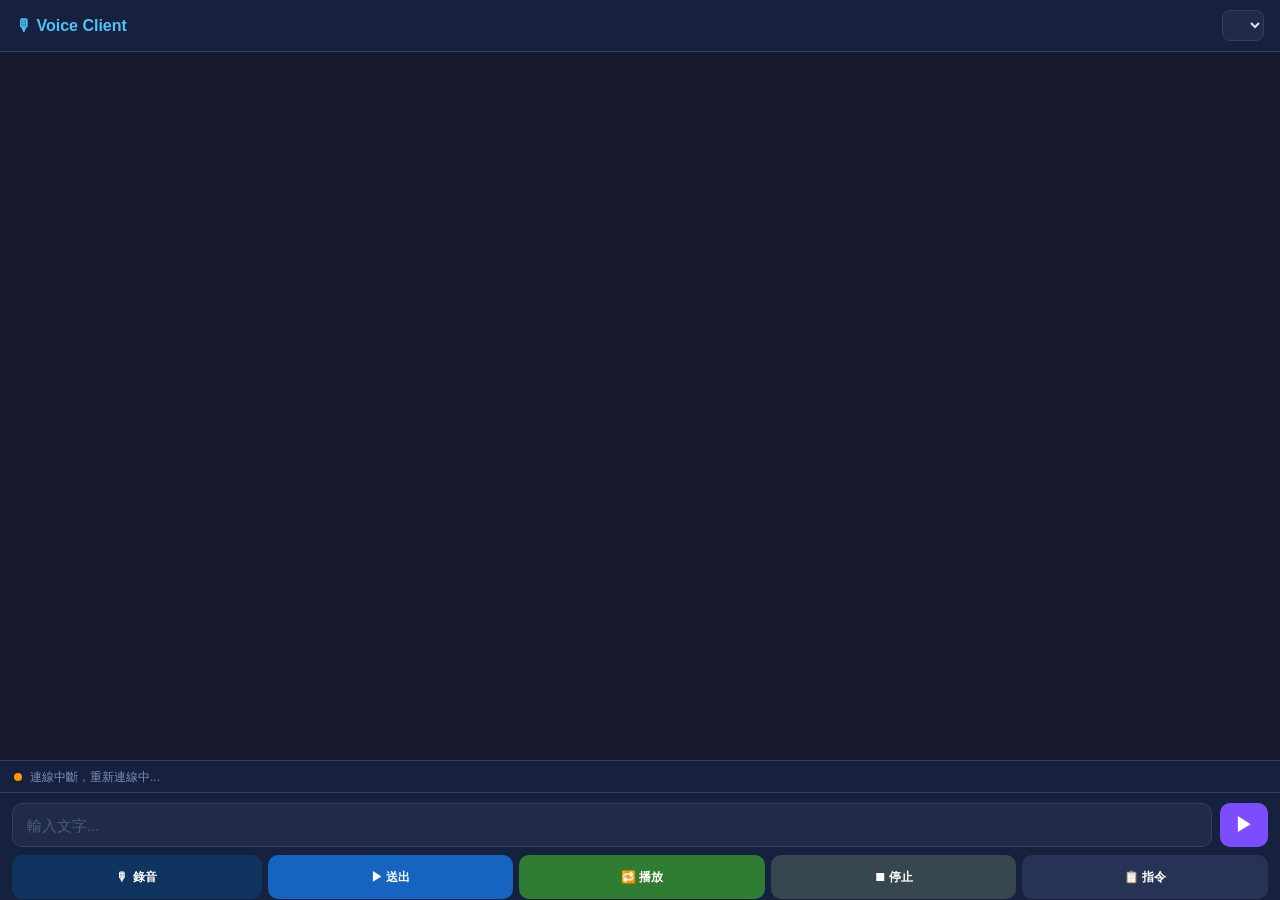
<file: static/index.html>
<!DOCTYPE html>
<html lang="zh-TW">
<head>
  <meta charset="UTF-8">
  <meta name="viewport" content="width=device-width, initial-scale=1.0, user-scalable=no">
  <meta name="apple-mobile-web-app-capable" content="yes">
  <meta name="apple-mobile-web-app-status-bar-style" content="black-translucent">
  <title>Voice Client</title>
  <link rel="stylesheet" href="/static/style.css">
</head>
<body>

  <!-- Header -->
  <header class="app-header">
    <span class="app-title">🎙 Voice Client</span>
    <select id="session-select" class="session-select" onchange="onSessionChange(this)"></select>
  </header>

  <!-- Messages (scrollable) -->
  <main id="messages" class="messages"></main>

  <!-- Status bar -->
  <div id="status-bar" class="status-bar">
    <span id="status-dot" class="status-dot"></span>
    <span id="status-text">連線中...</span>
  </div>

  <!-- Input area (fixed bottom) -->
  <footer class="input-area">
    <div class="text-row">
      <input type="text" id="text-input" class="text-input"
             placeholder="輸入文字..."
             autocomplete="off" autocorrect="off" autocapitalize="off"
             onkeydown="onInputKeydown(event)">
      <button class="btn btn-send" onclick="sendText()">▶</button>
    </div>
    <div class="action-row">
      <button id="record-btn" class="btn btn-record" onclick="toggleRecord()">
        <span id="record-icon">🎙</span>
        <span id="record-label">錄音</span>
      </button>
      <button class="btn btn-send-buf" onclick="sendCmd('/send')">▶ 送出</button>
      <button class="btn btn-play-last" onclick="playLastResponse()">🔁 播放</button>
      <button class="btn btn-stop" onclick="stopTTS()">⏹ 停止</button>
      <button class="btn btn-panel" onclick="togglePanel()">📋 指令</button>
    </div>
  </footer>

  <!-- Command panel overlay -->
  <div id="panel-overlay" class="panel-overlay" onclick="closePanel()"></div>

  <!-- Command panel (slide-up) -->
  <div id="cmd-panel" class="cmd-panel">
    <div class="panel-header">
      <span>指令面板</span>
      <button class="panel-close" onclick="closePanel()">✕</button>
    </div>
    <div class="panel-body">

      <div class="panel-section">
        <div class="panel-label">暫存區操作</div>
        <div class="panel-buttons">
          <button onclick="sendCmd('/show')">顯示暫存區</button>
          <button onclick="sendCmd('/send')">送出暫存區</button>
          <button onclick="sendCmd('/concat')">壓縮合併</button>
          <button onclick="sendCmd('/to_top')">置頂末筆</button>
          <button onclick="promptCmd('/export', '匯出檔名:')">匯出</button>
          <button onclick="promptCmd('/import', '匯入檔名:')">匯入</button>
          <button onclick="sendCmd('/clear', ['buffer'])">清除暫存</button>
        </div>
      </div>

      <div class="panel-section">
        <div class="panel-label">對話管理</div>
        <div class="panel-buttons">
          <button onclick="promptCmd('/new', '新對話名稱:')">新建對話</button>
          <button onclick="sendCmd('/list')">對話列表</button>
          <button onclick="sendCmd('/history')">歷史紀錄</button>
          <button onclick="promptCmd('/save', '儲存檔名 (空白用預設):')">儲存</button>
          <button onclick="promptCmd('/load', '載入檔名:')">載入</button>
          <button onclick="promptRename()">重新命名</button>
          <button onclick="promptCmd('/delete', '刪除對話名稱:')">刪除</button>
        </div>
      </div>

      <div class="panel-section">
        <div class="panel-label">其他</div>
        <div class="panel-buttons">
          <button onclick="sendCmd('/clear')">清除畫面</button>
          <button onclick="sendCmd('/help')">說明</button>
        </div>
      </div>

    </div>
  </div>

  <script src="/static/app.js"></script>
</body>
</html>
</file>
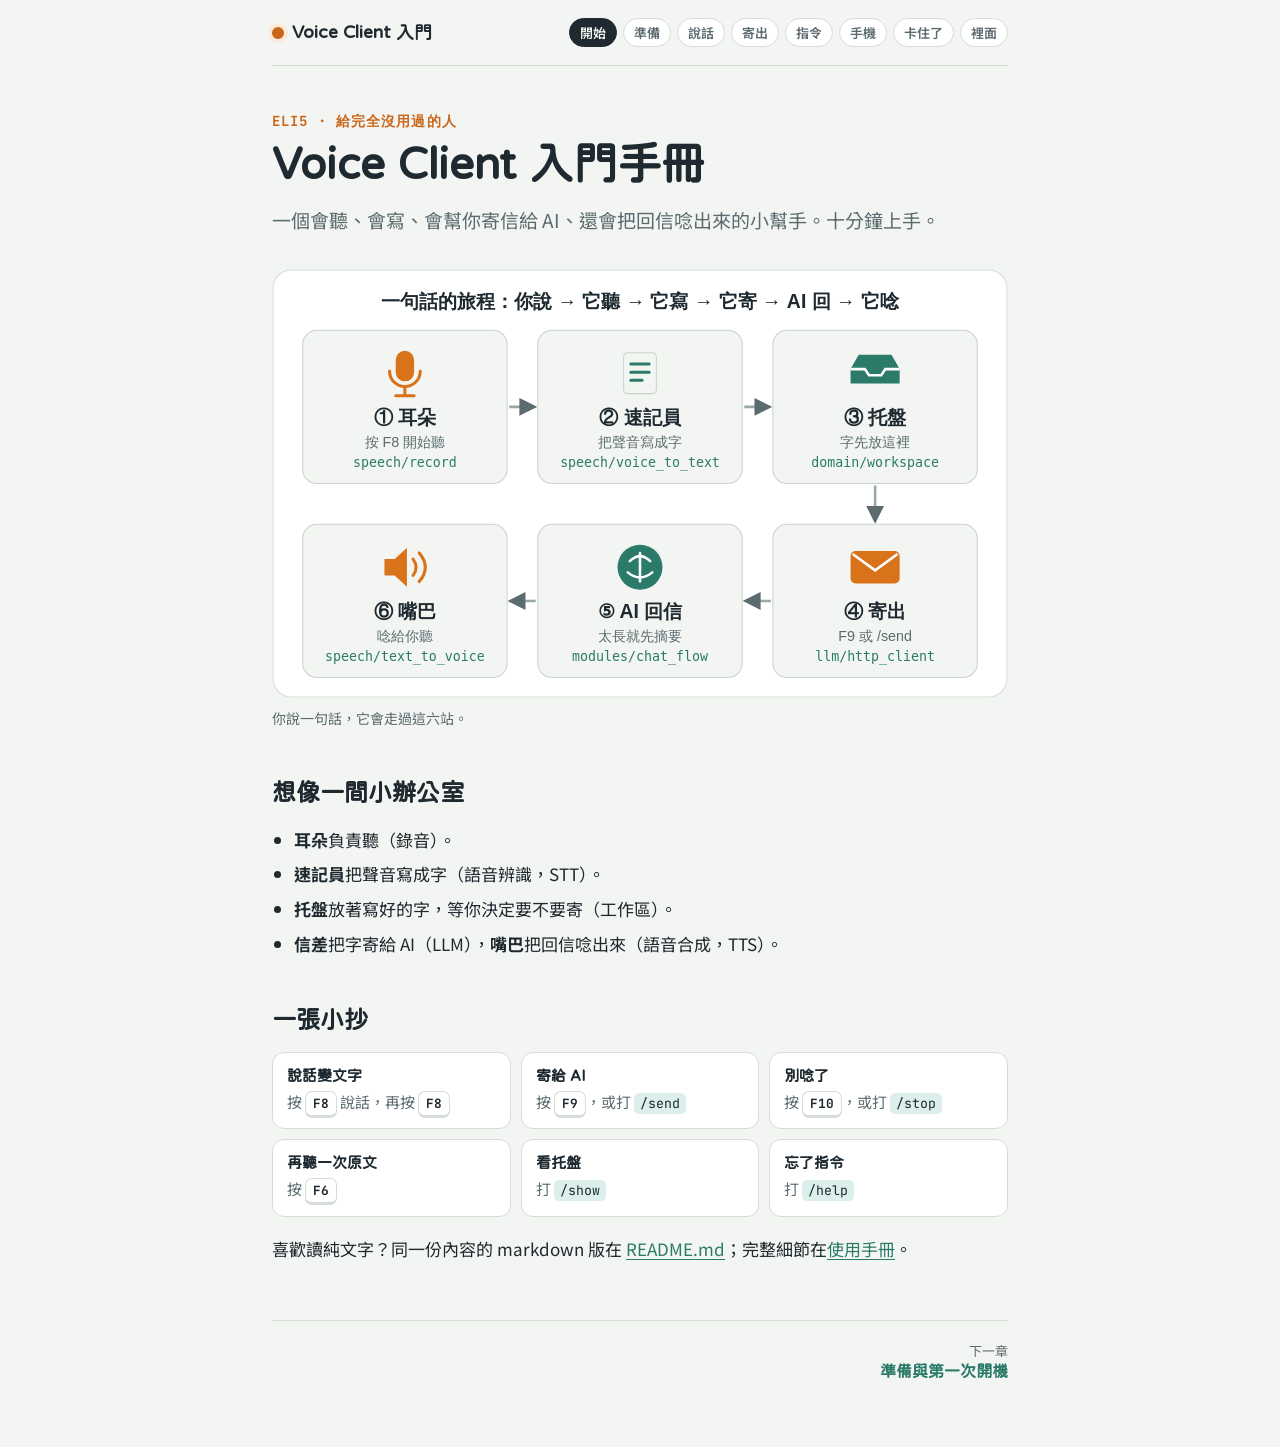
<file: docs/tutorial/index.html>
<!doctype html>
<html lang="zh-Hant">
<head>
<meta charset="utf-8">
<meta name="viewport" content="width=device-width, initial-scale=1, viewport-fit=cover">
<title>Voice Client 入門手冊</title>
<link rel="preconnect" href="https://fonts.googleapis.com">
<link rel="stylesheet" href="https://fonts.googleapis.com/css2?family=Huninn&family=Noto+Sans+TC:wght@400;600;700&family=JetBrains+Mono:wght@400;700&display=swap">
<link rel="stylesheet" href="style.css">
</head>
<body>
<div class="wrap">
<header class="top"><a class="brand" href="index.html">Voice Client 入門</a><nav class="toc" aria-label="章節"><a href="index.html" aria-current="page">開始</a><a href="setup.html">準備</a><a href="talk.html">說話</a><a href="ai.html">寄出</a><a href="commands.html">指令</a><a href="mobile.html">手機</a><a href="help.html">卡住了</a><a href="inside.html">裡面</a></nav></header>
<main>
<section class="ch"><div class="no">ELI5 · 給完全沒用過的人</div><h1>Voice Client 入門手冊</h1><p class="lede">一個會聽、會寫、會幫你寄信給 AI、還會把回信唸出來的小幫手。十分鐘上手。</p></section>
<figure><img src="img/overview.svg" alt="一句話的旅程：耳朵、速記員、托盤、寄出、AI 回信、嘴巴" width="720"><figcaption>你說一句話，它會走過這六站。</figcaption></figure>
<h2>想像一間小辦公室</h2>
<ul>
<li><b>耳朵</b>負責聽（錄音）。</li>
<li><b>速記員</b>把聲音寫成字（語音辨識，STT）。</li>
<li><b>托盤</b>放著寫好的字，等你決定要不要寄（工作區）。</li>
<li><b>信差</b>把字寄給 AI（LLM），<b>嘴巴</b>把回信唸出來（語音合成，TTS）。</li>
</ul>
<h2>一張小抄</h2>
<div class="cheat">
<div><b>說話變文字</b><span>按 <kbd>F8</kbd> 說話，再按 <kbd>F8</kbd></span></div>
<div><b>寄給 AI</b><span>按 <kbd>F9</kbd>，或打 <code>/send</code></span></div>
<div><b>別唸了</b><span>按 <kbd>F10</kbd>，或打 <code>/stop</code></span></div>
<div><b>再聽一次原文</b><span>按 <kbd>F6</kbd></span></div>
<div><b>看托盤</b><span>打 <code>/show</code></span></div>
<div><b>忘了指令</b><span>打 <code>/help</code></span></div>
</div>
<p>喜歡讀純文字？同一份內容的 markdown 版在 <a href="README.md">README.md</a>；完整細節在<a href="../user_manual.md">使用手冊</a>。</p>
</main>
<nav class="pager"><a class="next" href="setup.html"><span>下一章</span>準備與第一次開機</a></nav>
</div>
</body>
</html>
</file>
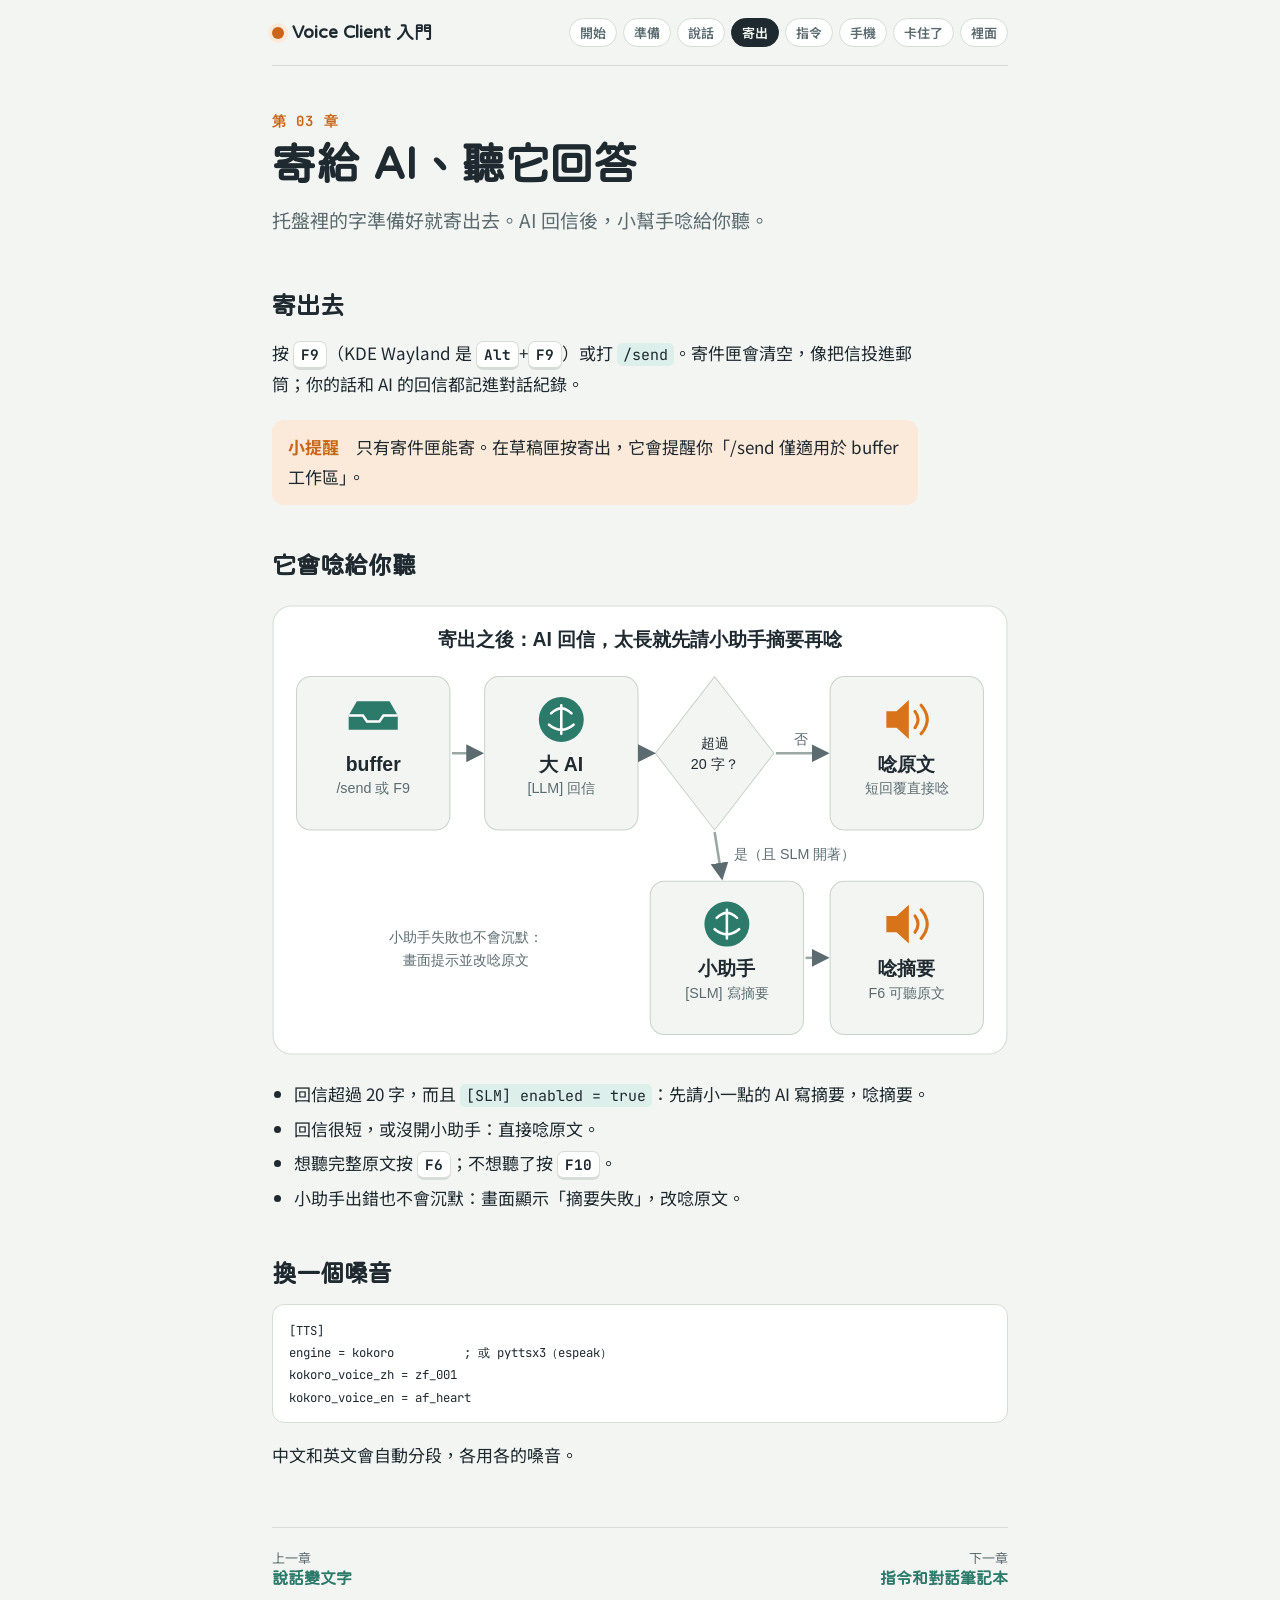
<file: docs/tutorial/ai.html>
<!doctype html>
<html lang="zh-Hant">
<head>
<meta charset="utf-8">
<meta name="viewport" content="width=device-width, initial-scale=1, viewport-fit=cover">
<title>寄給 AI、聽它回答｜Voice Client 入門</title>
<link rel="preconnect" href="https://fonts.googleapis.com">
<link rel="stylesheet" href="https://fonts.googleapis.com/css2?family=Huninn&family=Noto+Sans+TC:wght@400;600;700&family=JetBrains+Mono:wght@400;700&display=swap">
<link rel="stylesheet" href="style.css">
</head>
<body>
<div class="wrap">
<header class="top"><a class="brand" href="index.html">Voice Client 入門</a><nav class="toc" aria-label="章節"><a href="index.html">開始</a><a href="setup.html">準備</a><a href="talk.html">說話</a><a href="ai.html" aria-current="page">寄出</a><a href="commands.html">指令</a><a href="mobile.html">手機</a><a href="help.html">卡住了</a><a href="inside.html">裡面</a></nav></header>
<main>
<section class="ch"><div class="no">第 03 章</div><h1>寄給 AI、聽它回答</h1><p class="lede">托盤裡的字準備好就寄出去。AI 回信後，小幫手唸給你聽。</p></section>
<h2>寄出去</h2>
<p>按 <kbd>F9</kbd>（KDE Wayland 是 <kbd>Alt</kbd>+<kbd>F9</kbd>）或打 <code>/send</code>。寄件匣會清空，像把信投進郵筒；你的話和 AI 的回信都記進對話紀錄。</p>
<p class="tip"><strong>小提醒</strong>　只有寄件匣能寄。在草稿匣按寄出，它會提醒你「/send 僅適用於 buffer 工作區」。</p>
<h2>它會唸給你聽</h2>
<figure><img src="img/send.svg" alt="寄出後 AI 回信；超過 20 字且開了小助手就先摘要再唸，F6 可聽原文" width="720"></figure>
<ul>
<li>回信超過 20 字，而且 <code>[SLM] enabled = true</code>：先請小一點的 AI 寫摘要，唸摘要。</li>
<li>回信很短，或沒開小助手：直接唸原文。</li>
<li>想聽完整原文按 <kbd>F6</kbd>；不想聽了按 <kbd>F10</kbd>。</li>
<li>小助手出錯也不會沉默：畫面顯示「摘要失敗」，改唸原文。</li>
</ul>
<h2>換一個嗓音</h2>
<pre><code>[TTS]
engine = kokoro          ; 或 pyttsx3（espeak）
kokoro_voice_zh = zf_001
kokoro_voice_en = af_heart</code></pre>
<p>中文和英文會自動分段，各用各的嗓音。</p>
</main>
<nav class="pager"><a href="talk.html"><span>上一章</span>說話變文字</a><a class="next" href="commands.html"><span>下一章</span>指令和對話筆記本</a></nav>
</div>
</body>
</html>
</file>
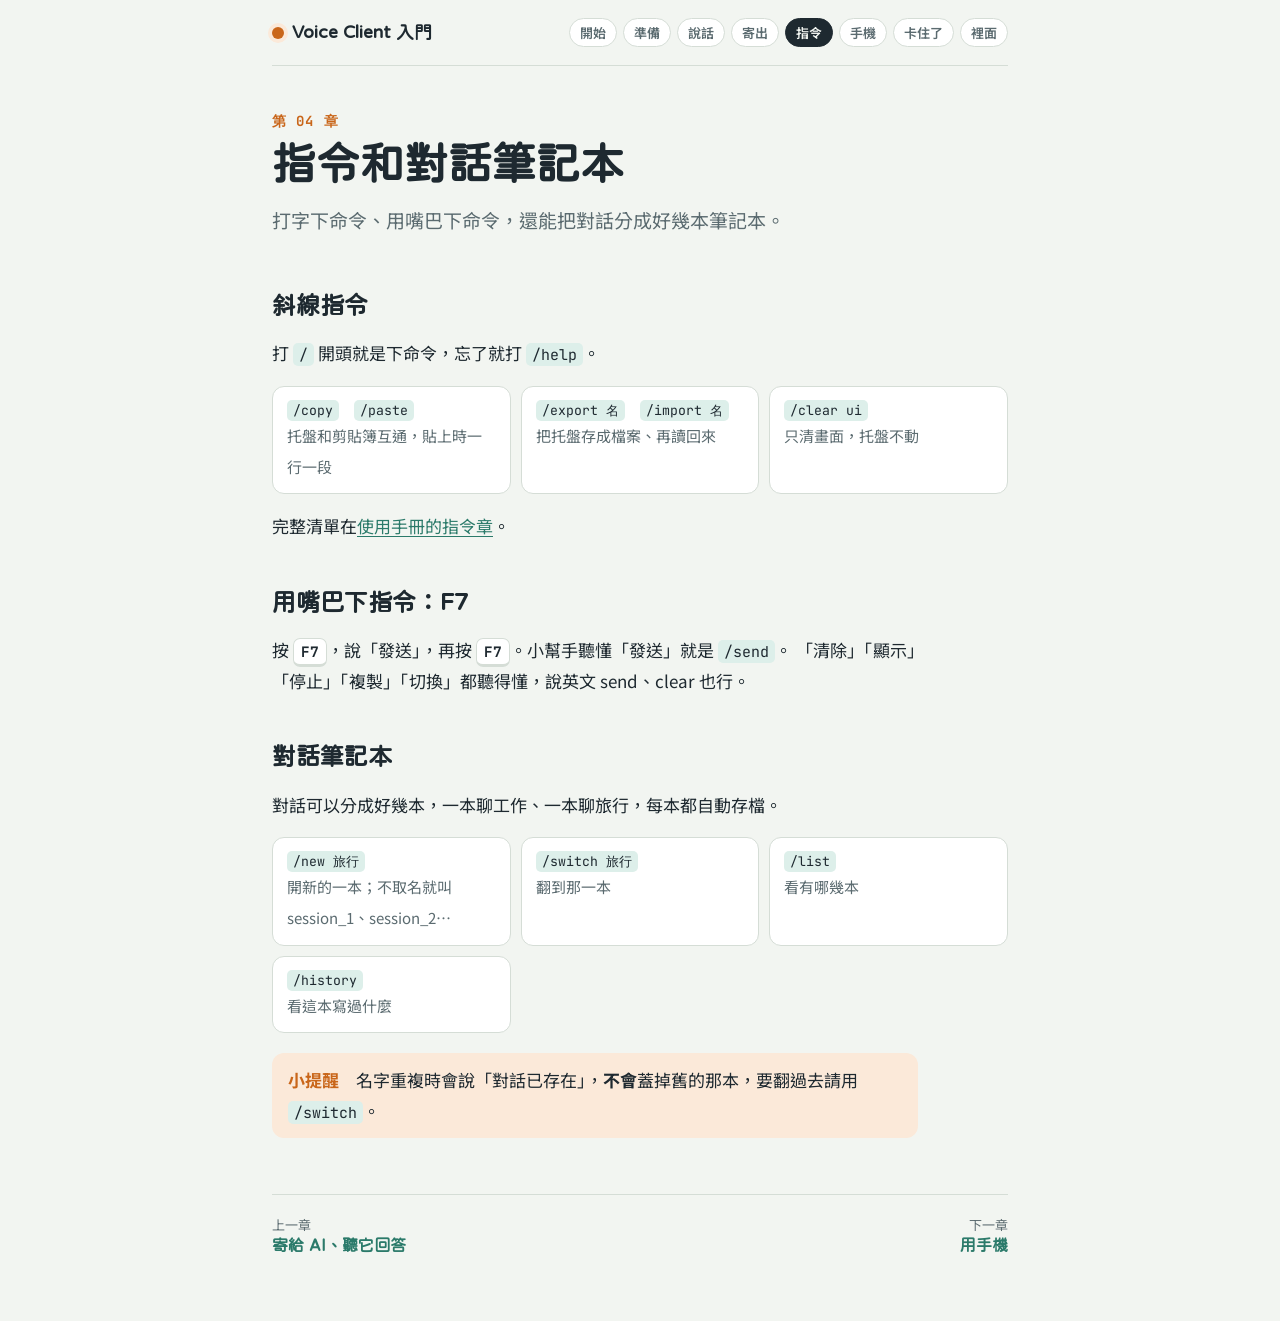
<file: docs/tutorial/commands.html>
<!doctype html>
<html lang="zh-Hant">
<head>
<meta charset="utf-8">
<meta name="viewport" content="width=device-width, initial-scale=1, viewport-fit=cover">
<title>指令和對話筆記本｜Voice Client 入門</title>
<link rel="preconnect" href="https://fonts.googleapis.com">
<link rel="stylesheet" href="https://fonts.googleapis.com/css2?family=Huninn&family=Noto+Sans+TC:wght@400;600;700&family=JetBrains+Mono:wght@400;700&display=swap">
<link rel="stylesheet" href="style.css">
</head>
<body>
<div class="wrap">
<header class="top"><a class="brand" href="index.html">Voice Client 入門</a><nav class="toc" aria-label="章節"><a href="index.html">開始</a><a href="setup.html">準備</a><a href="talk.html">說話</a><a href="ai.html">寄出</a><a href="commands.html" aria-current="page">指令</a><a href="mobile.html">手機</a><a href="help.html">卡住了</a><a href="inside.html">裡面</a></nav></header>
<main>
<section class="ch"><div class="no">第 04 章</div><h1>指令和對話筆記本</h1><p class="lede">打字下命令、用嘴巴下命令，還能把對話分成好幾本筆記本。</p></section>
<h2>斜線指令</h2>
<p>打 <code>/</code> 開頭就是下命令，忘了就打 <code>/help</code>。</p>
<div class="cheat">
<div><b><code>/copy</code>　<code>/paste</code></b><span>托盤和剪貼簿互通，貼上時一行一段</span></div>
<div><b><code>/export 名</code>　<code>/import 名</code></b><span>把托盤存成檔案、再讀回來</span></div>
<div><b><code>/clear ui</code></b><span>只清畫面，托盤不動</span></div>
</div>
<p>完整清單在<a href="../user_manual/commands.md">使用手冊的指令章</a>。</p>
<h2>用嘴巴下指令：F7</h2>
<p>按 <kbd>F7</kbd>，說「發送」，再按 <kbd>F7</kbd>。小幫手聽懂「發送」就是 <code>/send</code>。
「清除」「顯示」「停止」「複製」「切換」都聽得懂，說英文 send、clear 也行。</p>
<h2>對話筆記本</h2>
<p>對話可以分成好幾本，一本聊工作、一本聊旅行，每本都自動存檔。</p>
<div class="cheat">
<div><b><code>/new 旅行</code></b><span>開新的一本；不取名就叫 session_1、session_2…</span></div>
<div><b><code>/switch 旅行</code></b><span>翻到那一本</span></div>
<div><b><code>/list</code></b><span>看有哪幾本</span></div>
<div><b><code>/history</code></b><span>看這本寫過什麼</span></div>
</div>
<p class="tip"><strong>小提醒</strong>　名字重複時會說「對話已存在」，<b>不會</b>蓋掉舊的那本，要翻過去請用 <code>/switch</code>。</p>
</main>
<nav class="pager"><a href="ai.html"><span>上一章</span>寄給 AI、聽它回答</a><a class="next" href="mobile.html"><span>下一章</span>用手機</a></nav>
</div>
</body>
</html>
</file>
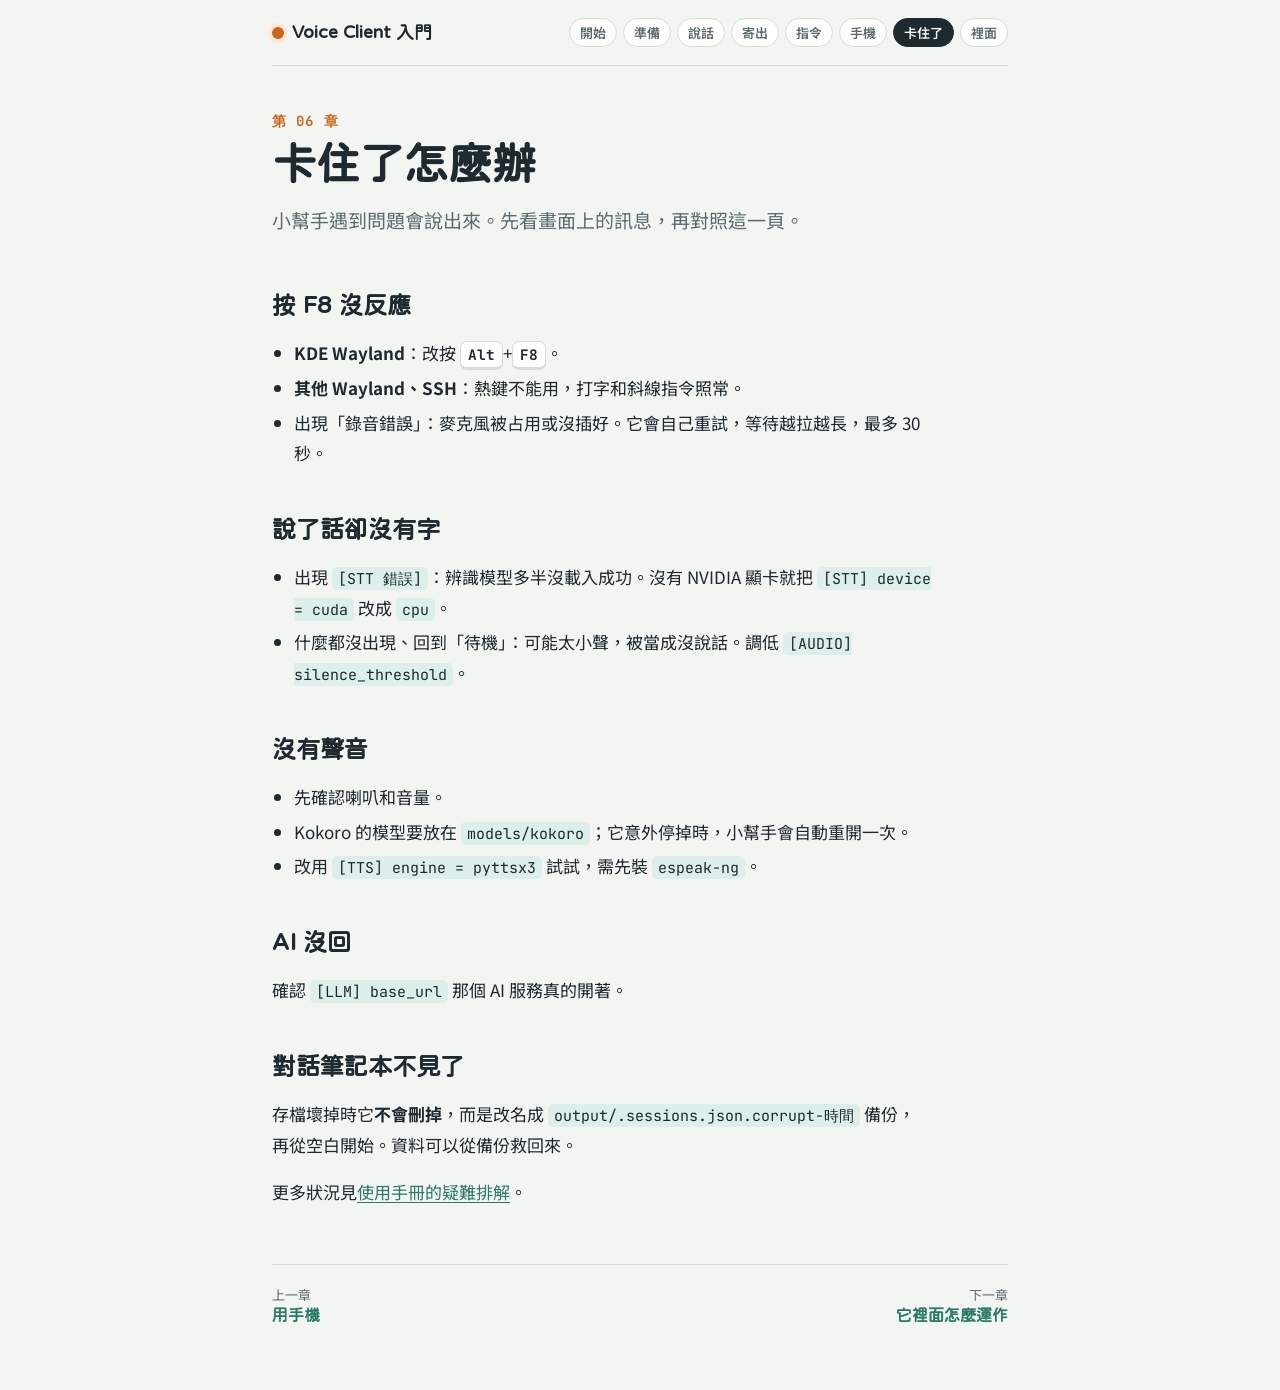
<file: docs/tutorial/help.html>
<!doctype html>
<html lang="zh-Hant">
<head>
<meta charset="utf-8">
<meta name="viewport" content="width=device-width, initial-scale=1, viewport-fit=cover">
<title>卡住了怎麼辦｜Voice Client 入門</title>
<link rel="preconnect" href="https://fonts.googleapis.com">
<link rel="stylesheet" href="https://fonts.googleapis.com/css2?family=Huninn&family=Noto+Sans+TC:wght@400;600;700&family=JetBrains+Mono:wght@400;700&display=swap">
<link rel="stylesheet" href="style.css">
</head>
<body>
<div class="wrap">
<header class="top"><a class="brand" href="index.html">Voice Client 入門</a><nav class="toc" aria-label="章節"><a href="index.html">開始</a><a href="setup.html">準備</a><a href="talk.html">說話</a><a href="ai.html">寄出</a><a href="commands.html">指令</a><a href="mobile.html">手機</a><a href="help.html" aria-current="page">卡住了</a><a href="inside.html">裡面</a></nav></header>
<main>
<section class="ch"><div class="no">第 06 章</div><h1>卡住了怎麼辦</h1><p class="lede">小幫手遇到問題會說出來。先看畫面上的訊息，再對照這一頁。</p></section>
<h2>按 F8 沒反應</h2>
<ul>
<li><b>KDE Wayland</b>：改按 <kbd>Alt</kbd>+<kbd>F8</kbd>。</li>
<li><b>其他 Wayland、SSH</b>：熱鍵不能用，打字和斜線指令照常。</li>
<li>出現「錄音錯誤」：麥克風被占用或沒插好。它會自己重試，等待越拉越長，最多 30 秒。</li>
</ul>
<h2>說了話卻沒有字</h2>
<ul>
<li>出現 <code>[STT 錯誤]</code>：辨識模型多半沒載入成功。沒有 NVIDIA 顯卡就把 <code>[STT] device = cuda</code> 改成 <code>cpu</code>。</li>
<li>什麼都沒出現、回到「待機」：可能太小聲，被當成沒說話。調低 <code>[AUDIO] silence_threshold</code>。</li>
</ul>
<h2>沒有聲音</h2>
<ul>
<li>先確認喇叭和音量。</li>
<li>Kokoro 的模型要放在 <code>models/kokoro</code>；它意外停掉時，小幫手會自動重開一次。</li>
<li>改用 <code>[TTS] engine = pyttsx3</code> 試試，需先裝 <code>espeak-ng</code>。</li>
</ul>
<h2>AI 沒回</h2>
<p>確認 <code>[LLM] base_url</code> 那個 AI 服務真的開著。</p>
<h2>對話筆記本不見了</h2>
<p>存檔壞掉時它<b>不會刪掉</b>，而是改名成 <code>output/.sessions.json.corrupt-時間</code> 備份，再從空白開始。資料可以從備份救回來。</p>
<p>更多狀況見<a href="../user_manual/troubleshooting.md">使用手冊的疑難排解</a>。</p>
</main>
<nav class="pager"><a href="mobile.html"><span>上一章</span>用手機</a><a class="next" href="inside.html"><span>下一章</span>它裡面怎麼運作</a></nav>
</div>
</body>
</html>
</file>
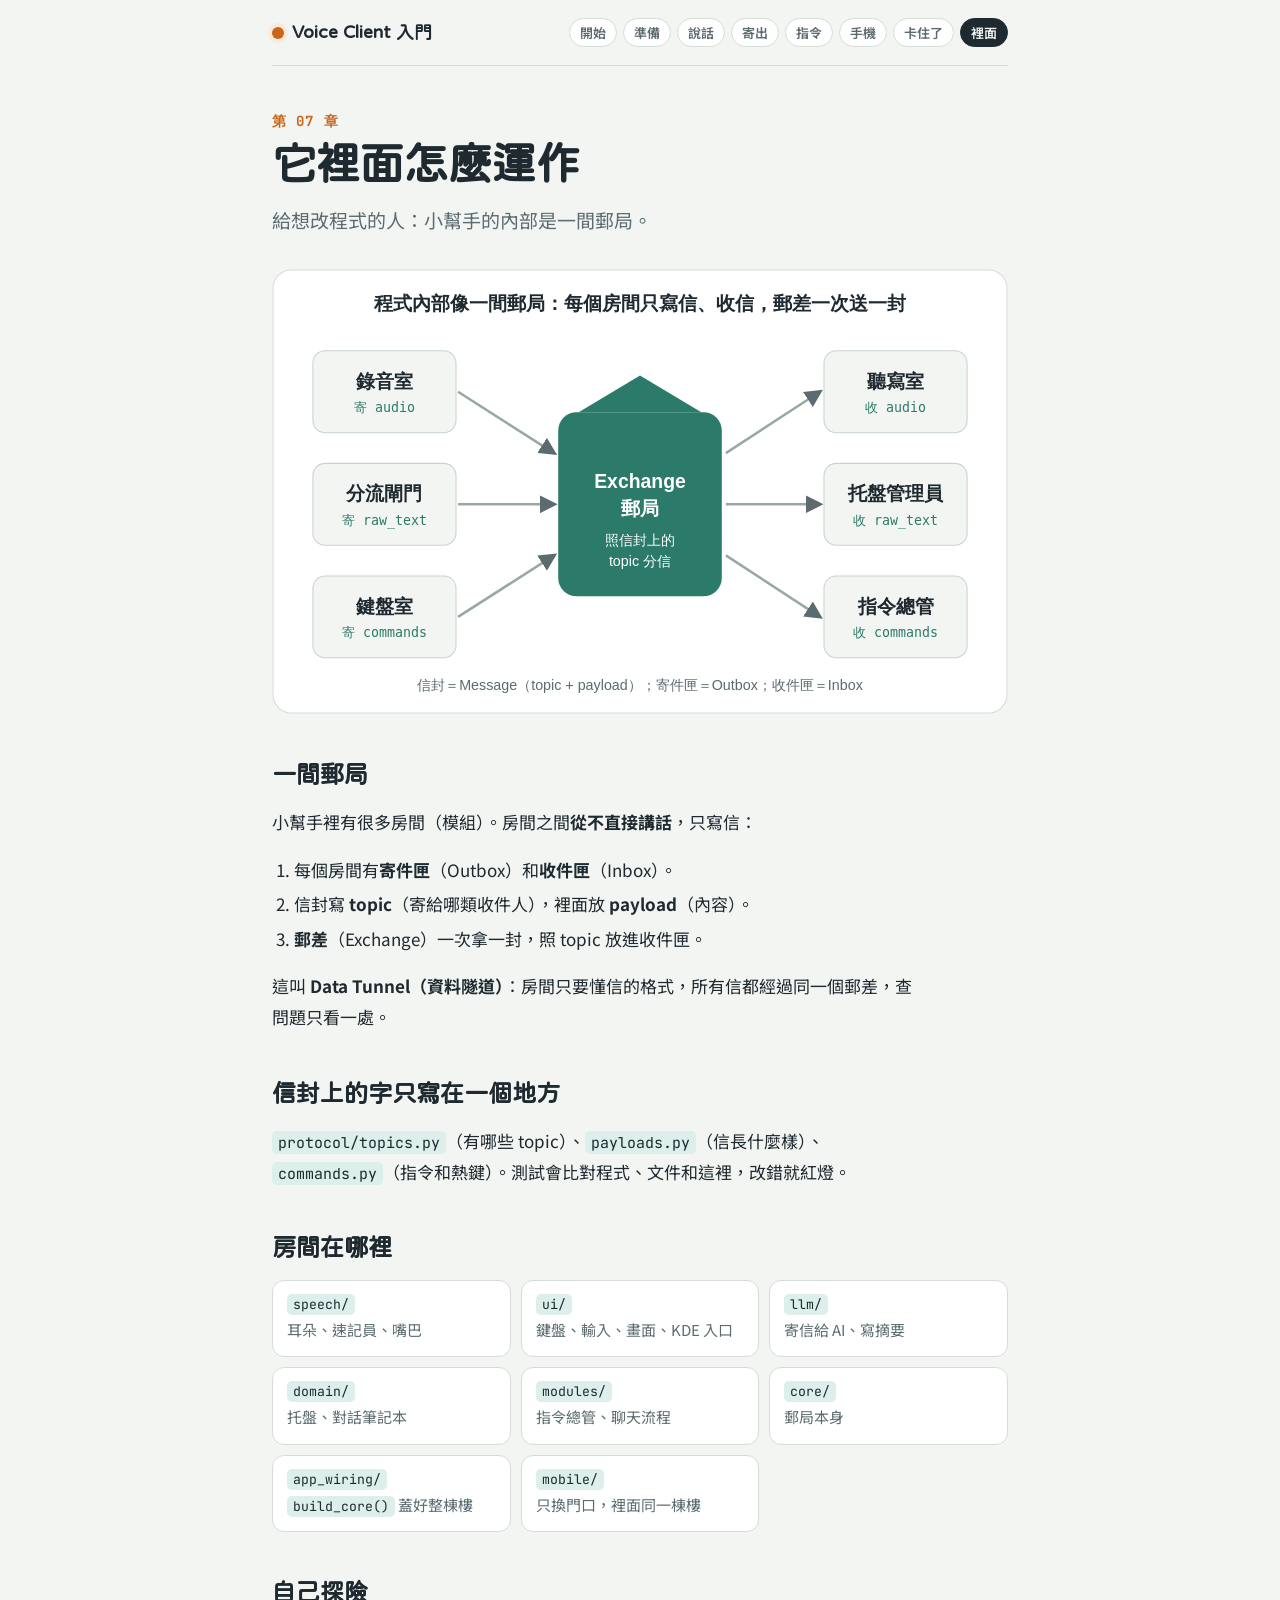
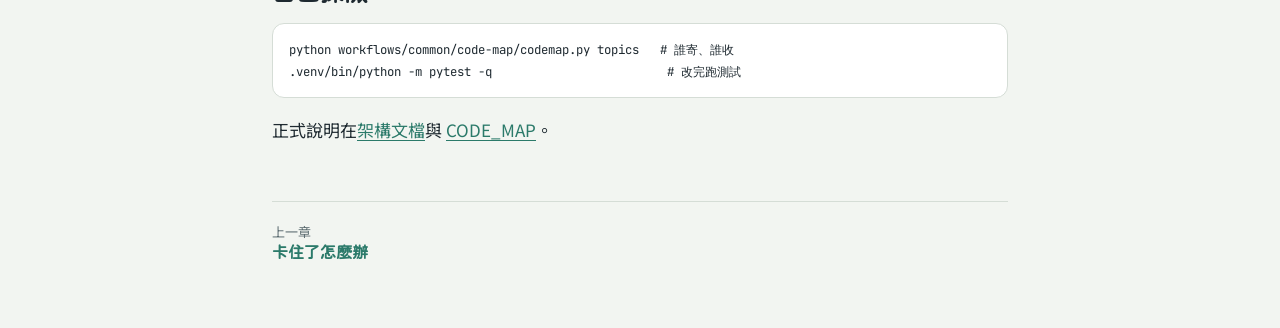
<file: docs/tutorial/inside.html>
<!doctype html>
<html lang="zh-Hant">
<head>
<meta charset="utf-8">
<meta name="viewport" content="width=device-width, initial-scale=1, viewport-fit=cover">
<title>它裡面怎麼運作｜Voice Client 入門</title>
<link rel="preconnect" href="https://fonts.googleapis.com">
<link rel="stylesheet" href="https://fonts.googleapis.com/css2?family=Huninn&family=Noto+Sans+TC:wght@400;600;700&family=JetBrains+Mono:wght@400;700&display=swap">
<link rel="stylesheet" href="style.css">
</head>
<body>
<div class="wrap">
<header class="top"><a class="brand" href="index.html">Voice Client 入門</a><nav class="toc" aria-label="章節"><a href="index.html">開始</a><a href="setup.html">準備</a><a href="talk.html">說話</a><a href="ai.html">寄出</a><a href="commands.html">指令</a><a href="mobile.html">手機</a><a href="help.html">卡住了</a><a href="inside.html" aria-current="page">裡面</a></nav></header>
<main>
<section class="ch"><div class="no">第 07 章</div><h1>它裡面怎麼運作</h1><p class="lede">給想改程式的人：小幫手的內部是一間郵局。</p></section>
<figure><img src="img/postoffice.svg" alt="郵局比喻：房間把信交給 Exchange 郵局，郵局照 topic 分給收件房間" width="720"></figure>
<h2>一間郵局</h2>
<p>小幫手裡有很多房間（模組）。房間之間<b>從不直接講話</b>，只寫信：</p>
<ol>
<li>每個房間有<b>寄件匣</b>（Outbox）和<b>收件匣</b>（Inbox）。</li>
<li>信封寫 <b>topic</b>（寄給哪類收件人），裡面放 <b>payload</b>（內容）。</li>
<li><b>郵差</b>（Exchange）一次拿一封，照 topic 放進收件匣。</li>
</ol>
<p>這叫 <b>Data Tunnel（資料隧道）</b>：房間只要懂信的格式，所有信都經過同一個郵差，查問題只看一處。</p>
<h2>信封上的字只寫在一個地方</h2>
<p><code>protocol/topics.py</code>（有哪些 topic）、<code>payloads.py</code>（信長什麼樣）、<code>commands.py</code>（指令和熱鍵）。測試會比對程式、文件和這裡，改錯就紅燈。</p>
<h2>房間在哪裡</h2>
<div class="cheat">
<div><b><code>speech/</code></b><span>耳朵、速記員、嘴巴</span></div>
<div><b><code>ui/</code></b><span>鍵盤、輸入、畫面、KDE 入口</span></div>
<div><b><code>llm/</code></b><span>寄信給 AI、寫摘要</span></div>
<div><b><code>domain/</code></b><span>托盤、對話筆記本</span></div>
<div><b><code>modules/</code></b><span>指令總管、聊天流程</span></div>
<div><b><code>core/</code></b><span>郵局本身</span></div>
<div><b><code>app_wiring/</code></b><span><code>build_core()</code> 蓋好整棟樓</span></div>
<div><b><code>mobile/</code></b><span>只換門口，裡面同一棟樓</span></div>
</div>
<h2>自己探險</h2>
<pre><code>python workflows/common/code-map/codemap.py topics   # 誰寄、誰收
.venv/bin/python -m pytest -q                         # 改完跑測試</code></pre>
<p>正式說明在<a href="../architecture.md">架構文檔</a>與 <a href="../../workflows/common/code-map/CODE_MAP.md">CODE_MAP</a>。</p>
</main>
<nav class="pager"><a href="help.html"><span>上一章</span>卡住了怎麼辦</a></nav>
</div>
</body>
</html>
</file>
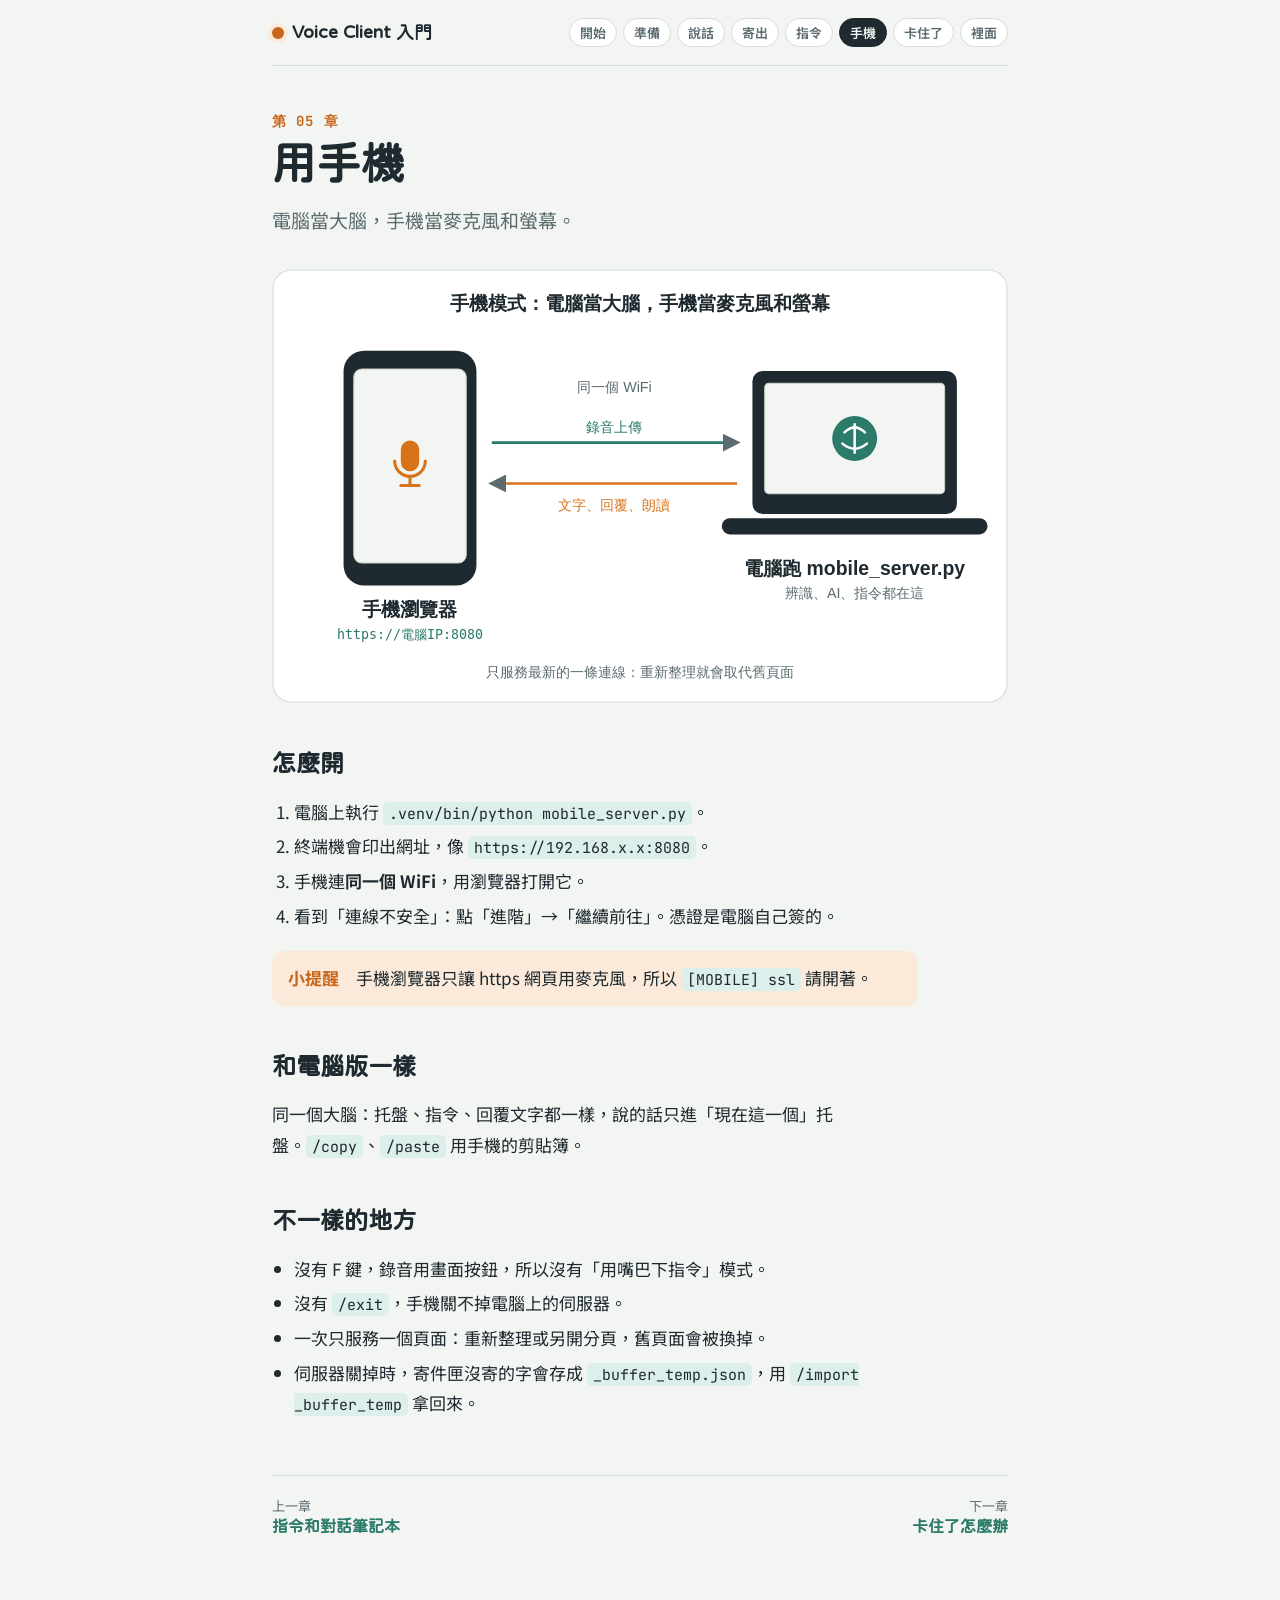
<file: docs/tutorial/mobile.html>
<!doctype html>
<html lang="zh-Hant">
<head>
<meta charset="utf-8">
<meta name="viewport" content="width=device-width, initial-scale=1, viewport-fit=cover">
<title>用手機｜Voice Client 入門</title>
<link rel="preconnect" href="https://fonts.googleapis.com">
<link rel="stylesheet" href="https://fonts.googleapis.com/css2?family=Huninn&family=Noto+Sans+TC:wght@400;600;700&family=JetBrains+Mono:wght@400;700&display=swap">
<link rel="stylesheet" href="style.css">
</head>
<body>
<div class="wrap">
<header class="top"><a class="brand" href="index.html">Voice Client 入門</a><nav class="toc" aria-label="章節"><a href="index.html">開始</a><a href="setup.html">準備</a><a href="talk.html">說話</a><a href="ai.html">寄出</a><a href="commands.html">指令</a><a href="mobile.html" aria-current="page">手機</a><a href="help.html">卡住了</a><a href="inside.html">裡面</a></nav></header>
<main>
<section class="ch"><div class="no">第 05 章</div><h1>用手機</h1><p class="lede">電腦當大腦，手機當麥克風和螢幕。</p></section>
<figure><img src="img/mobile.svg" alt="手機瀏覽器上傳錄音給電腦，電腦送回文字、回覆和朗讀" width="720"></figure>
<h2>怎麼開</h2>
<ol>
<li>電腦上執行 <code>.venv/bin/python mobile_server.py</code>。</li>
<li>終端機會印出網址，像 <code>https://192.168.x.x:8080</code>。</li>
<li>手機連<b>同一個 WiFi</b>，用瀏覽器打開它。</li>
<li>看到「連線不安全」：點「進階」→「繼續前往」。憑證是電腦自己簽的。</li>
</ol>
<p class="tip"><strong>小提醒</strong>　手機瀏覽器只讓 https 網頁用麥克風，所以 <code>[MOBILE] ssl</code> 請開著。</p>
<h2>和電腦版一樣</h2>
<p>同一個大腦：托盤、指令、回覆文字都一樣，說的話只進「現在這一個」托盤。<code>/copy</code>、<code>/paste</code> 用手機的剪貼簿。</p>
<h2>不一樣的地方</h2>
<ul>
<li>沒有 F 鍵，錄音用畫面按鈕，所以沒有「用嘴巴下指令」模式。</li>
<li>沒有 <code>/exit</code>，手機關不掉電腦上的伺服器。</li>
<li>一次只服務一個頁面：重新整理或另開分頁，舊頁面會被換掉。</li>
<li>伺服器關掉時，寄件匣沒寄的字會存成 <code>_buffer_temp.json</code>，用 <code>/import _buffer_temp</code> 拿回來。</li>
</ul>
</main>
<nav class="pager"><a href="commands.html"><span>上一章</span>指令和對話筆記本</a><a class="next" href="help.html"><span>下一章</span>卡住了怎麼辦</a></nav>
</div>
</body>
</html>
</file>
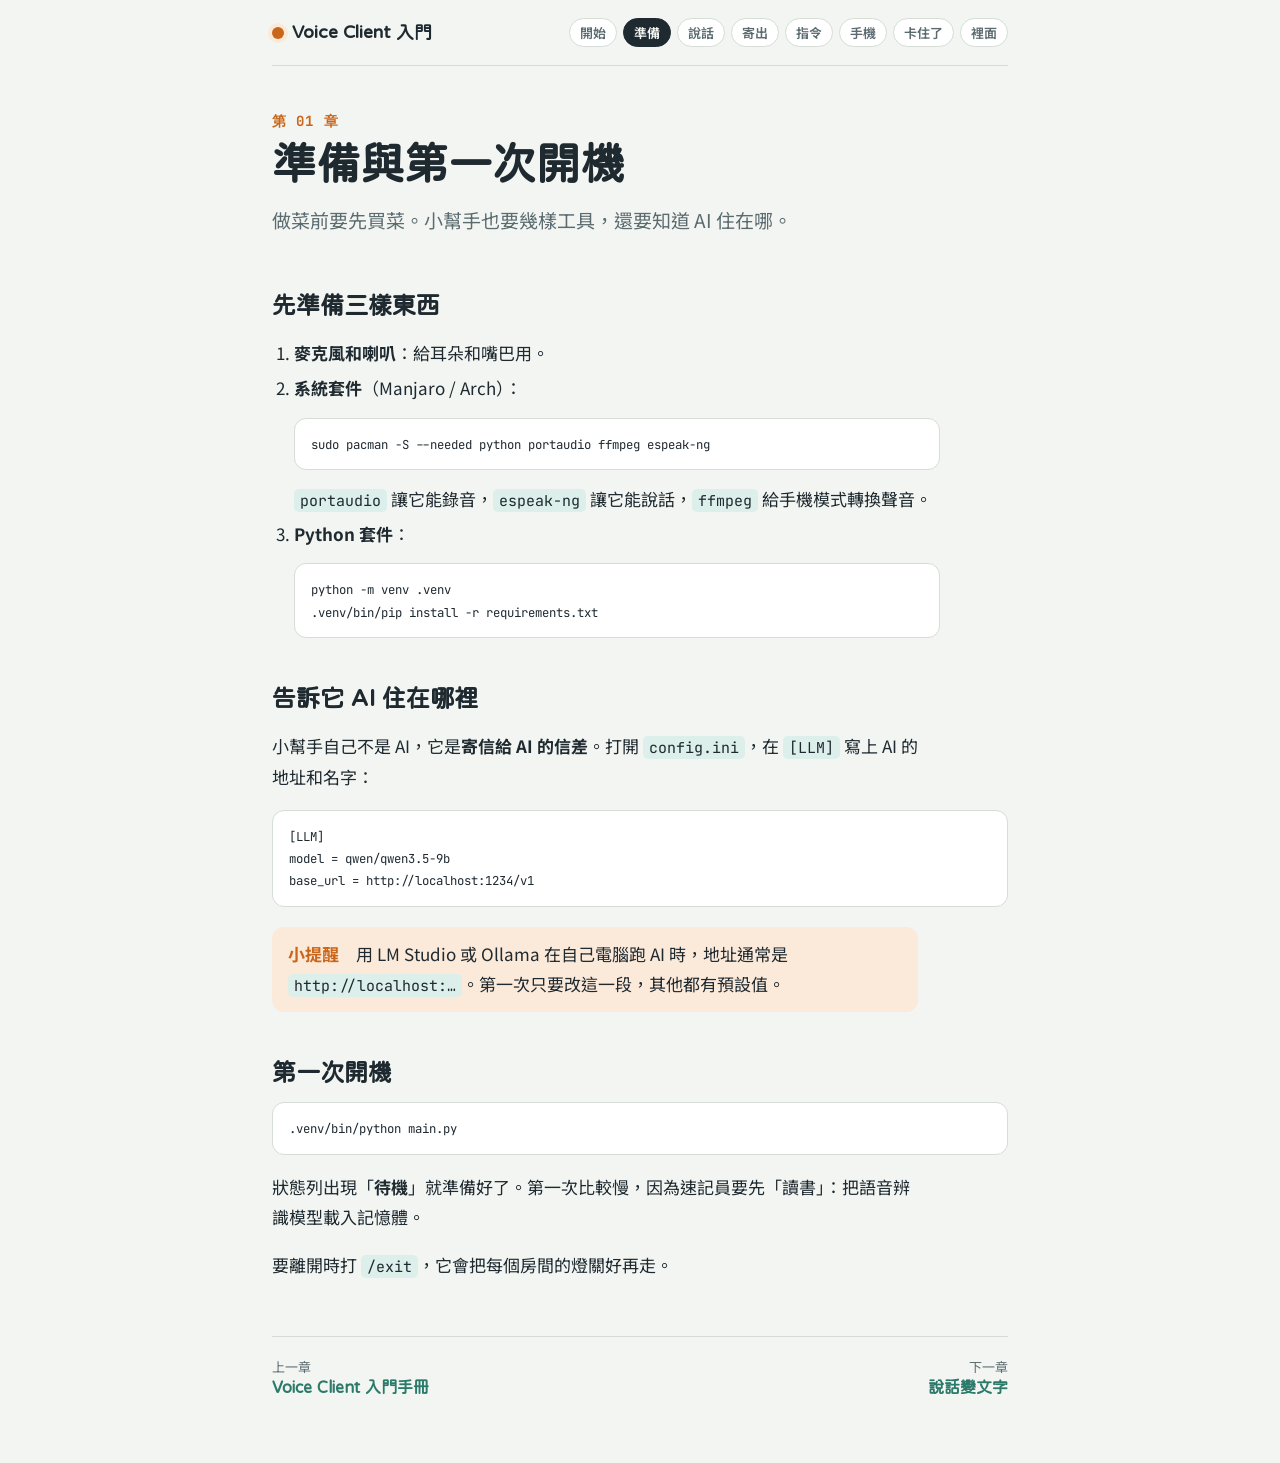
<file: docs/tutorial/setup.html>
<!doctype html>
<html lang="zh-Hant">
<head>
<meta charset="utf-8">
<meta name="viewport" content="width=device-width, initial-scale=1, viewport-fit=cover">
<title>準備與第一次開機｜Voice Client 入門</title>
<link rel="preconnect" href="https://fonts.googleapis.com">
<link rel="stylesheet" href="https://fonts.googleapis.com/css2?family=Huninn&family=Noto+Sans+TC:wght@400;600;700&family=JetBrains+Mono:wght@400;700&display=swap">
<link rel="stylesheet" href="style.css">
</head>
<body>
<div class="wrap">
<header class="top"><a class="brand" href="index.html">Voice Client 入門</a><nav class="toc" aria-label="章節"><a href="index.html">開始</a><a href="setup.html" aria-current="page">準備</a><a href="talk.html">說話</a><a href="ai.html">寄出</a><a href="commands.html">指令</a><a href="mobile.html">手機</a><a href="help.html">卡住了</a><a href="inside.html">裡面</a></nav></header>
<main>
<section class="ch"><div class="no">第 01 章</div><h1>準備與第一次開機</h1><p class="lede">做菜前要先買菜。小幫手也要幾樣工具，還要知道 AI 住在哪。</p></section>
<h2>先準備三樣東西</h2>
<ol>
<li><b>麥克風和喇叭</b>：給耳朵和嘴巴用。</li>
<li><b>系統套件</b>（Manjaro / Arch）：
<pre><code>sudo pacman -S --needed python portaudio ffmpeg espeak-ng</code></pre>
<code>portaudio</code> 讓它能錄音，<code>espeak-ng</code> 讓它能說話，<code>ffmpeg</code> 給手機模式轉換聲音。</li>
<li><b>Python 套件</b>：
<pre><code>python -m venv .venv
.venv/bin/pip install -r requirements.txt</code></pre></li>
</ol>
<h2>告訴它 AI 住在哪裡</h2>
<p>小幫手自己不是 AI，它是<b>寄信給 AI 的信差</b>。打開 <code>config.ini</code>，在 <code>[LLM]</code> 寫上 AI 的地址和名字：</p>
<pre><code>[LLM]
model = qwen/qwen3.5-9b
base_url = http://localhost:1234/v1</code></pre>
<p class="tip"><strong>小提醒</strong>　用 LM Studio 或 Ollama 在自己電腦跑 AI 時，地址通常是 <code>http://localhost:…</code>。第一次只要改這一段，其他都有預設值。</p>
<h2>第一次開機</h2>
<pre><code>.venv/bin/python main.py</code></pre>
<p>狀態列出現「<b>待機</b>」就準備好了。第一次比較慢，因為速記員要先「讀書」：把語音辨識模型載入記憶體。</p>
<p>要離開時打 <code>/exit</code>，它會把每個房間的燈關好再走。</p>
</main>
<nav class="pager"><a href="index.html"><span>上一章</span>Voice Client 入門手冊</a><a class="next" href="talk.html"><span>下一章</span>說話變文字</a></nav>
</div>
</body>
</html>
</file>
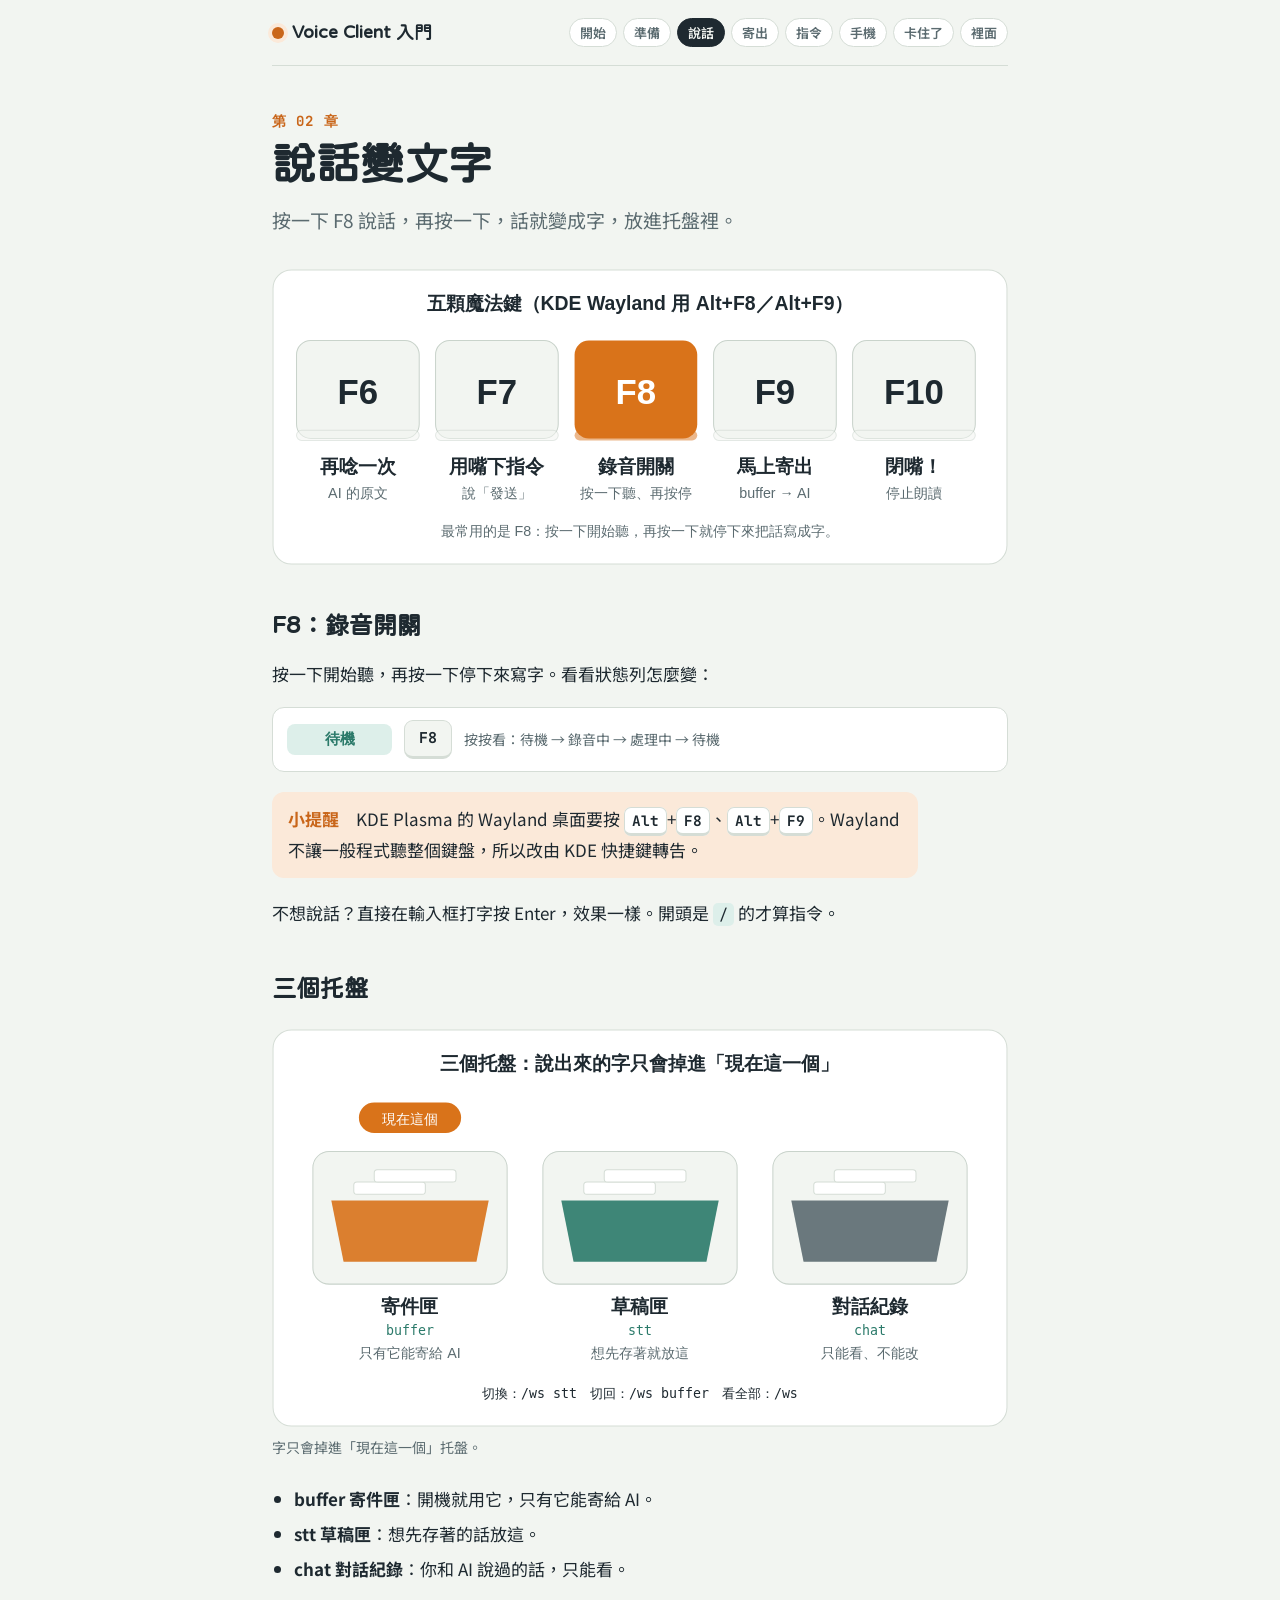
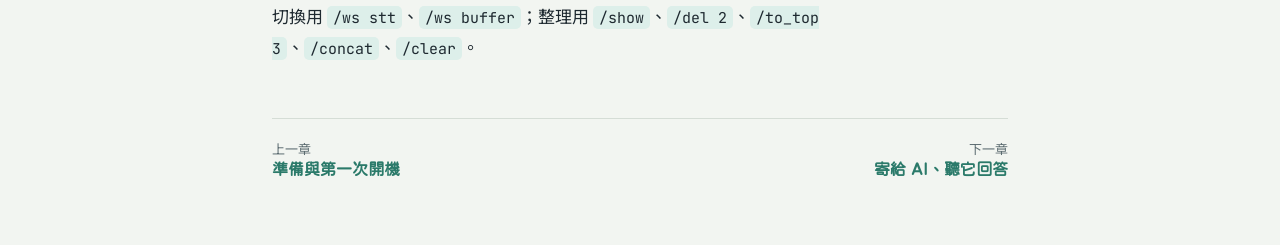
<file: docs/tutorial/talk.html>
<!doctype html>
<html lang="zh-Hant">
<head>
<meta charset="utf-8">
<meta name="viewport" content="width=device-width, initial-scale=1, viewport-fit=cover">
<title>說話變文字｜Voice Client 入門</title>
<link rel="preconnect" href="https://fonts.googleapis.com">
<link rel="stylesheet" href="https://fonts.googleapis.com/css2?family=Huninn&family=Noto+Sans+TC:wght@400;600;700&family=JetBrains+Mono:wght@400;700&display=swap">
<link rel="stylesheet" href="style.css">
</head>
<body>
<div class="wrap">
<header class="top"><a class="brand" href="index.html">Voice Client 入門</a><nav class="toc" aria-label="章節"><a href="index.html">開始</a><a href="setup.html">準備</a><a href="talk.html" aria-current="page">說話</a><a href="ai.html">寄出</a><a href="commands.html">指令</a><a href="mobile.html">手機</a><a href="help.html">卡住了</a><a href="inside.html">裡面</a></nav></header>
<main>
<section class="ch"><div class="no">第 02 章</div><h1>說話變文字</h1><p class="lede">按一下 F8 說話，再按一下，話就變成字，放進托盤裡。</p></section>
<figure><img src="img/keys.svg" alt="F6 再唸一次、F7 用嘴下指令、F8 錄音開關、F9 馬上寄出、F10 停止朗讀" width="720"></figure>
<h2>F8：錄音開關</h2>
<p>按一下開始聽，再按一下停下來寫字。看看狀態列怎麼變：</p>
<div class="status">
<output id="st" data-s="idle">待機</output>
<button type="button" id="f8">F8</button>
<small id="sthint">按按看：待機 → 錄音中 → 處理中 → 待機</small>
</div>
<p class="tip"><strong>小提醒</strong>　KDE Plasma 的 Wayland 桌面要按 <kbd>Alt</kbd>+<kbd>F8</kbd>、<kbd>Alt</kbd>+<kbd>F9</kbd>。Wayland 不讓一般程式聽整個鍵盤，所以改由 KDE 快捷鍵轉告。</p>
<p>不想說話？直接在輸入框打字按 Enter，效果一樣。開頭是 <code>/</code> 的才算指令。</p>
<h2>三個托盤</h2>
<figure><img src="img/trays.svg" alt="三個托盤：buffer 寄件匣、stt 草稿匣、chat 對話紀錄" width="720"><figcaption>字只會掉進「現在這一個」托盤。</figcaption></figure>
<ul>
<li><b>buffer 寄件匣</b>：開機就用它，只有它能寄給 AI。</li>
<li><b>stt 草稿匣</b>：想先存著的話放這。</li>
<li><b>chat 對話紀錄</b>：你和 AI 說過的話，只能看。</li>
</ul>
<p>切換用 <code>/ws stt</code>、<code>/ws buffer</code>；整理用 <code>/show</code>、<code>/del 2</code>、<code>/to_top 3</code>、<code>/concat</code>、<code>/clear</code>。</p>
<script>
(function () {
  var s = [["idle", "待機"], ["rec", "錄音中"], ["busy", "處理中"]], i = 0, t;
  var o = document.getElementById("st"), b = document.getElementById("f8");
  b.addEventListener("click", function () {
    clearTimeout(t);
    i = i === 0 ? 1 : 2;
    o.dataset.s = s[i][0]; o.textContent = s[i][1];
    if (i === 2) t = setTimeout(function () { i = 0; o.dataset.s = "idle"; o.textContent = "待機"; }, 1200);
  });
})();
</script>
</main>
<nav class="pager"><a href="setup.html"><span>上一章</span>準備與第一次開機</a><a class="next" href="ai.html"><span>下一章</span>寄給 AI、聽它回答</a></nav>
</div>
</body>
</html>
</file>
<file: static/style.css>
/* ── Reset & Base ─────────────────────────────────────────────────────── */

*, *::before, *::after {
  box-sizing: border-box;
  margin: 0;
  padding: 0;
  -webkit-tap-highlight-color: transparent;
}

:root {
  --bg: #1a1a2e;
  --bg2: #16213e;
  --bg3: #0f3460;
  --surface: #1f2b47;
  --surface2: #263354;
  --border: #2e3f60;

  --text: #e0e6f8;
  --text-dim: #7a8db8;
  --text-muted: #4a5a80;

  --accent: #4fc3f7;
  --accent2: #7c4dff;

  --role-user: #1565c0;
  --role-user-text: #bbdefb;
  --role-voice: #6a1b9a;
  --role-voice-text: #e1bee7;
  --role-assistant: #1b5e20;
  --role-assistant-text: #c8e6c9;
  --role-system: #263354;
  --role-system-text: #90caf9;
  --role-summary: #e65100;
  --role-summary-text: #ffe0b2;
  --role-error: #b71c1c;
  --role-error-text: #ffcdd2;
  --role-sending: #00acc1;

  --status-idle: #546e7a;
  --status-record: #f44336;
  --status-processing: #ff9800;
  --status-sending: #2196f3;

  --header-h: 52px;
  --footer-h: 108px;
  --status-h: 32px;
}

html, body {
  height: 100%;
  overflow: hidden;
  background: var(--bg);
  color: var(--text);
  font-family: -apple-system, BlinkMacSystemFont, "Segoe UI", "Noto Sans TC",
               "PingFang TC", sans-serif;
  font-size: 15px;
  line-height: 1.5;
}

/* ── Header ───────────────────────────────────────────────────────────── */

.app-header {
  position: fixed;
  top: 0; left: 0; right: 0;
  height: var(--header-h);
  background: var(--bg2);
  border-bottom: 1px solid var(--border);
  display: flex;
  align-items: center;
  justify-content: space-between;
  padding: 0 16px;
  z-index: 100;
}

.app-title {
  font-size: 16px;
  font-weight: 600;
  color: var(--accent);
  white-space: nowrap;
}

.session-select {
  background: var(--surface);
  border: 1px solid var(--border);
  border-radius: 8px;
  color: var(--text);
  font-size: 13px;
  padding: 6px 10px;
  max-width: 160px;
  outline: none;
  cursor: pointer;
}

.session-select option {
  background: var(--bg2);
}

/* ── Messages ─────────────────────────────────────────────────────────── */

.messages {
  position: fixed;
  top: var(--header-h);
  left: 0; right: 0;
  bottom: calc(var(--footer-h) + var(--status-h));
  overflow-y: auto;
  padding: 12px;
  scroll-behavior: smooth;
  -webkit-overflow-scrolling: touch;
}

.message {
  margin-bottom: 10px;
  max-width: 92%;
  animation: fadeIn 0.2s ease;
}

@keyframes fadeIn {
  from { opacity: 0; transform: translateY(6px); }
  to   { opacity: 1; transform: translateY(0); }
}

.message-header {
  font-size: 11px;
  font-weight: 600;
  margin-bottom: 4px;
  opacity: 0.85;
  text-transform: uppercase;
  letter-spacing: 0.5px;
}

.message-body {
  border-radius: 12px;
  padding: 10px 14px;
  font-size: 14px;
  white-space: pre-wrap;
  word-break: break-word;
}

/* Role styles */
.msg-user    { margin-left: auto; }
.msg-user    .message-body { background: var(--role-user);      color: var(--role-user-text); }
.msg-user    .message-header { color: var(--role-user-text); text-align: right; }

.msg-voice   .message-body { background: var(--role-voice);     color: var(--role-voice-text); }
.msg-voice   .message-header { color: var(--role-voice-text); }

.msg-assistant .message-body { background: var(--role-assistant); color: var(--role-assistant-text); }
.msg-assistant .message-header { color: var(--role-assistant-text); }

.msg-system  .message-body { background: var(--role-system);    color: var(--role-system-text); font-size: 13px; }
.msg-system  .message-header { color: var(--role-system-text); }

.msg-summary .message-body { background: var(--role-summary);   color: var(--role-summary-text); }
.msg-summary .message-header { color: var(--role-summary-text); }

.msg-error   .message-body { background: var(--role-error);     color: var(--role-error-text); }
.msg-error   .message-header { color: var(--role-error-text); }

.msg-sending .message-body {
  background: transparent;
  border: 1px dashed var(--role-sending);
  color: var(--role-sending);
  font-size: 12px;
}

/* ── Status bar ───────────────────────────────────────────────────────── */

.status-bar {
  position: fixed;
  left: 0; right: 0;
  bottom: var(--footer-h);
  height: var(--status-h);
  background: var(--bg2);
  border-top: 1px solid var(--border);
  display: flex;
  align-items: center;
  padding: 0 14px;
  gap: 8px;
  font-size: 12px;
  color: var(--text-dim);
}

.status-dot {
  width: 8px; height: 8px;
  border-radius: 50%;
  background: var(--status-idle);
  flex-shrink: 0;
  transition: background 0.2s;
}

.status-dot.idle       { background: var(--status-idle); }
.status-dot.recording  { background: var(--status-record); animation: pulse 1s infinite; }
.status-dot.processing { background: var(--status-processing); animation: pulse 0.8s infinite; }
.status-dot.sending    { background: var(--status-sending); animation: pulse 0.6s infinite; }

@keyframes pulse {
  0%, 100% { opacity: 1; }
  50%       { opacity: 0.3; }
}

/* ── Input area ───────────────────────────────────────────────────────── */

.input-area {
  position: fixed;
  bottom: 0; left: 0; right: 0;
  height: var(--footer-h);
  background: var(--bg2);
  border-top: 1px solid var(--border);
  padding: 10px 12px;
  display: flex;
  flex-direction: column;
  gap: 8px;
}

.text-row {
  display: flex;
  gap: 8px;
}

.text-input {
  flex: 1;
  background: var(--surface);
  border: 1px solid var(--border);
  border-radius: 10px;
  color: var(--text);
  font-size: 15px;
  padding: 10px 14px;
  outline: none;
  min-width: 0;
  transition: border-color 0.2s;
}

.text-input:focus {
  border-color: var(--accent);
}

.text-input::placeholder {
  color: var(--text-muted);
}

.action-row {
  display: flex;
  gap: 6px;
}

/* 五顆按鈕平均分配，文字縮小以免擠滿 */
.action-row .btn {
  flex: 1;
  font-size: 12px;
  padding: 6px 4px;
  min-width: 0;
}

/* ── Buttons ──────────────────────────────────────────────────────────── */

.btn {
  min-height: 44px;
  border: none;
  border-radius: 10px;
  cursor: pointer;
  font-size: 14px;
  font-weight: 600;
  padding: 8px 12px;
  transition: opacity 0.15s, transform 0.1s;
  display: flex;
  align-items: center;
  justify-content: center;
  gap: 5px;
  white-space: nowrap;
  user-select: none;
  -webkit-user-select: none;
  color: white;
}

.btn:active {
  opacity: 0.75;
  transform: scale(0.96);
}

.btn-send {
  background: var(--accent2);
  min-width: 48px;
  font-size: 18px;
}

.btn-record {
  flex: 1;
  background: var(--bg3);
  border: 2px solid transparent;
  transition: background 0.2s, border-color 0.2s;
}

.btn-record.recording {
  background: var(--status-record);
  border-color: #ff8a80;
  animation: record-pulse 1s ease-in-out infinite;
}

@keyframes record-pulse {
  0%, 100% { box-shadow: 0 0 0 0 rgba(244, 67, 54, 0.4); }
  50%       { box-shadow: 0 0 0 8px rgba(244, 67, 54, 0); }
}

.btn-send-buf {
  background: #1565c0;
}

.btn-play-last {
  background: #2e7d32;
}

.btn-stop {
  background: #37474f;
}

.btn-panel {
  background: var(--surface2);
}

/* ── Command panel ────────────────────────────────────────────────────── */

.panel-overlay {
  position: fixed;
  inset: 0;
  background: rgba(0, 0, 0, 0.6);
  z-index: 200;
  opacity: 0;
  pointer-events: none;
  transition: opacity 0.25s;
}

.panel-overlay.visible {
  opacity: 1;
  pointer-events: auto;
}

.cmd-panel {
  position: fixed;
  bottom: 0; left: 0; right: 0;
  max-height: 75vh;
  background: var(--bg2);
  border-top: 1px solid var(--border);
  border-radius: 20px 20px 0 0;
  z-index: 300;
  transform: translateY(100%);
  transition: transform 0.3s cubic-bezier(0.4, 0, 0.2, 1);
  display: flex;
  flex-direction: column;
}

.cmd-panel.visible {
  transform: translateY(0);
}

.panel-header {
  display: flex;
  align-items: center;
  justify-content: space-between;
  padding: 16px 20px 12px;
  font-weight: 700;
  color: var(--text);
  border-bottom: 1px solid var(--border);
  flex-shrink: 0;
}

.panel-close {
  background: var(--surface);
  border: none;
  color: var(--text-dim);
  width: 32px; height: 32px;
  border-radius: 50%;
  font-size: 16px;
  cursor: pointer;
  display: flex;
  align-items: center;
  justify-content: center;
}

.panel-body {
  overflow-y: auto;
  padding: 12px;
  -webkit-overflow-scrolling: touch;
}

.panel-section {
  margin-bottom: 16px;
}

.panel-label {
  font-size: 11px;
  font-weight: 700;
  color: var(--text-muted);
  text-transform: uppercase;
  letter-spacing: 0.8px;
  padding: 4px 2px 8px;
}

.panel-buttons {
  display: flex;
  flex-wrap: wrap;
  gap: 8px;
}

.panel-buttons button {
  background: var(--surface);
  border: 1px solid var(--border);
  border-radius: 8px;
  color: var(--text);
  font-size: 13px;
  padding: 8px 14px;
  cursor: pointer;
  min-height: 36px;
  transition: background 0.15s;
}

.panel-buttons button:active {
  background: var(--surface2);
}

/* ── Scrollbar ────────────────────────────────────────────────────────── */

.messages::-webkit-scrollbar,
.panel-body::-webkit-scrollbar {
  width: 4px;
}

.messages::-webkit-scrollbar-thumb,
.panel-body::-webkit-scrollbar-thumb {
  background: var(--border);
  border-radius: 2px;
}

/* ── Connection banner ────────────────────────────────────────────────── */

.conn-banner {
  text-align: center;
  font-size: 13px;
  color: var(--text-muted);
  padding: 20px;
}
</file>
<file: docs/tutorial/style.css>
/* Voice Client 入門手冊 — 一本攤開的圖畫書：窄欄閱讀、插圖撐滿欄寬、章節是真正的順序 */
:root {
  --bg: #F2F5F1;        /* 淡鼠尾草紙色 */
  --surface: #FFFFFF;
  --ink: #1E2930;
  --muted: #5B6B70;
  --line: #D5DDD6;
  --amber: #C9661A;     /* 錄音指示燈 */
  --amber-soft: #FBE9D9;
  --teal: #2B7A6A;
  --teal-soft: #DDEFEA;
  --display: "Huninn", "Noto Sans TC", "PingFang TC", "Microsoft JhengHei", sans-serif;
  --body: "Noto Sans TC", "PingFang TC", "Microsoft JhengHei", sans-serif;
  --mono: "JetBrains Mono", ui-monospace, "SFMono-Regular", Menlo, monospace;
}
@media (prefers-color-scheme: dark) {
  :root:not([data-theme="light"]) {
    --bg: #12181B; --surface: #1B2327; --ink: #E5ECE7; --muted: #9AABA8; --line: #2C383C;
    --amber: #F0954A; --amber-soft: #3A2A1C; --teal: #5BBFA6; --teal-soft: #17302B;
    color-scheme: dark;
  }
}
:root[data-theme="dark"] {
  --bg: #12181B; --surface: #1B2327; --ink: #E5ECE7; --muted: #9AABA8; --line: #2C383C;
  --amber: #F0954A; --amber-soft: #3A2A1C; --teal: #5BBFA6; --teal-soft: #17302B;
  color-scheme: dark;
}

* { box-sizing: border-box; }
html { -webkit-text-size-adjust: 100%; }
body {
  margin: 0; background: var(--bg); color: var(--ink);
  font: 17px/1.8 var(--body);
  padding-inline: 16px; padding-block: 0 64px;
}
.wrap { max-width: 46rem; margin: 0 auto; }

/* 頂部：書名＋章節目錄 */
.top {
  display: flex; flex-wrap: wrap; align-items: center; gap: 8px 16px;
  padding-block: 18px; border-bottom: 1px solid var(--line); margin-bottom: 8px;
}
.brand { font: 700 18px/1.2 var(--display); color: var(--ink); text-decoration: none; display: flex; align-items: center; gap: 8px; }
.brand::before { content: ""; width: 12px; height: 12px; border-radius: 50%; background: var(--amber); box-shadow: 0 0 0 4px var(--amber-soft); }
.toc { display: flex; flex-wrap: wrap; gap: 6px; margin-left: auto; }
.toc a {
  font: 600 13px/1 var(--body); color: var(--muted); text-decoration: none;
  padding: 7px 10px; border-radius: 999px; border: 1px solid var(--line); background: var(--surface);
}
.toc a[aria-current="page"] { background: var(--ink); color: var(--bg); border-color: var(--ink); }
.toc a:hover { border-color: var(--teal); color: var(--teal); }

/* 章首 */
.ch { padding-block: 40px 8px; }
.ch .no { font: 700 14px/1 var(--mono); color: var(--amber); letter-spacing: .08em; }
h1 { font: 700 clamp(30px, 6vw, 44px)/1.2 var(--display); margin: 10px 0 12px; text-wrap: balance; }
.lede { font-size: 19px; color: var(--muted); margin: 0; max-width: 36em; }
h2 { font: 700 24px/1.35 var(--display); margin: 44px 0 10px; text-wrap: balance; }
p, li { max-width: 38em; }
ul, ol { padding-left: 1.3em; }
li + li { margin-top: 4px; }
a { color: var(--teal); text-underline-offset: 3px; }
a:focus-visible, button:focus-visible { outline: 3px solid var(--amber); outline-offset: 3px; border-radius: 6px; }

/* 插圖 */
figure { margin: 24px 0; }
figure img { display: block; width: 100%; height: auto; border-radius: 18px; }
figcaption { font-size: 14px; color: var(--muted); margin-top: 8px; }

/* 鍵帽與程式碼 */
kbd {
  font: 700 .85em/1 var(--mono); color: var(--ink); background: var(--surface);
  border: 1px solid var(--line); border-bottom-width: 3px; border-radius: 7px; padding: 3px 7px; white-space: nowrap;
}
code { font: .88em var(--mono); background: var(--teal-soft); color: var(--ink); padding: 2px 6px; border-radius: 5px; }
pre { overflow-x: auto; background: var(--surface); border: 1px solid var(--line); border-radius: 12px; padding: 14px 16px; font: 14px/1.6 var(--mono); }
pre code { background: none; padding: 0; }

/* 小提醒 */
.tip { background: var(--amber-soft); border-radius: 12px; padding: 12px 16px; margin: 20px 0; }
.tip strong { color: var(--amber); }

/* 小抄：兩欄卡片 */
.cheat { display: grid; grid-template-columns: repeat(auto-fit, minmax(13rem, 1fr)); gap: 10px; margin: 16px 0; }
.cheat div { background: var(--surface); border: 1px solid var(--line); border-radius: 12px; padding: 12px 14px; min-width: 0; }
.cheat b { display: block; font: 700 15px/1.4 var(--display); }
.cheat span { font-size: 15px; color: var(--muted); }

/* 狀態列示範（talk 頁） */
.status { display: flex; align-items: center; gap: 12px; flex-wrap: wrap; background: var(--surface); border: 1px solid var(--line); border-radius: 12px; padding: 12px 14px; margin: 18px 0; }
.status output { font: 700 15px/1 var(--mono); padding: 8px 12px; border-radius: 8px; background: var(--teal-soft); color: var(--teal); min-width: 7em; text-align: center; }
.status output[data-s="rec"] { background: var(--amber-soft); color: var(--amber); }
.status output[data-s="busy"] { background: var(--line); color: var(--ink); }
.status button { font: 700 15px/1 var(--mono); padding: 10px 14px; border-radius: 9px; border: 1px solid var(--line); border-bottom-width: 3px; background: var(--bg); color: var(--ink); cursor: pointer; }
.status small { color: var(--muted); font-size: 14px; flex: 1 1 12rem; }

/* 上下章 */
.pager { display: flex; justify-content: space-between; gap: 12px; flex-wrap: wrap; margin-top: 56px; padding-top: 20px; border-top: 1px solid var(--line); }
.pager a { font: 700 16px/1.4 var(--display); text-decoration: none; }
.pager a span { display: block; font: 13px var(--body); color: var(--muted); }
.pager .next { margin-left: auto; text-align: right; }

@media (prefers-reduced-motion: no-preference) {
  .status output { transition: background .2s, color .2s; }
}
</file>
